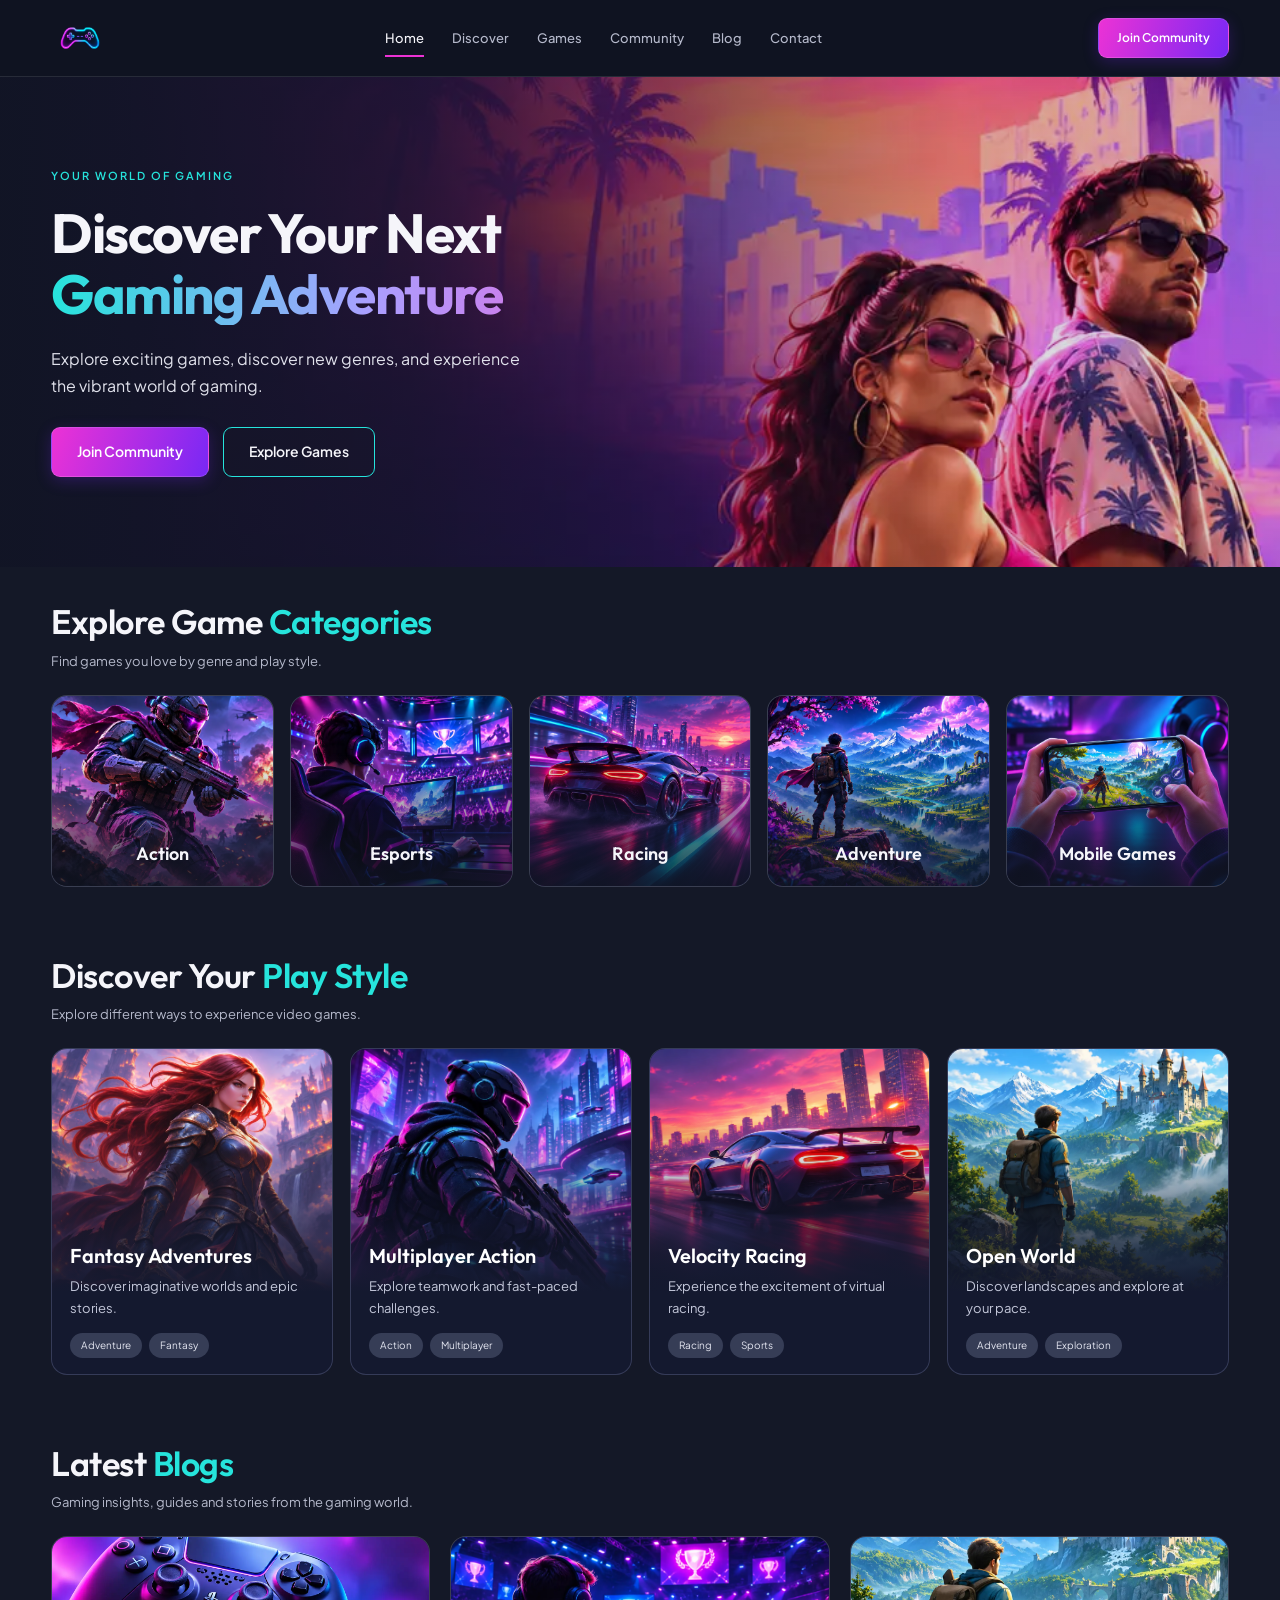
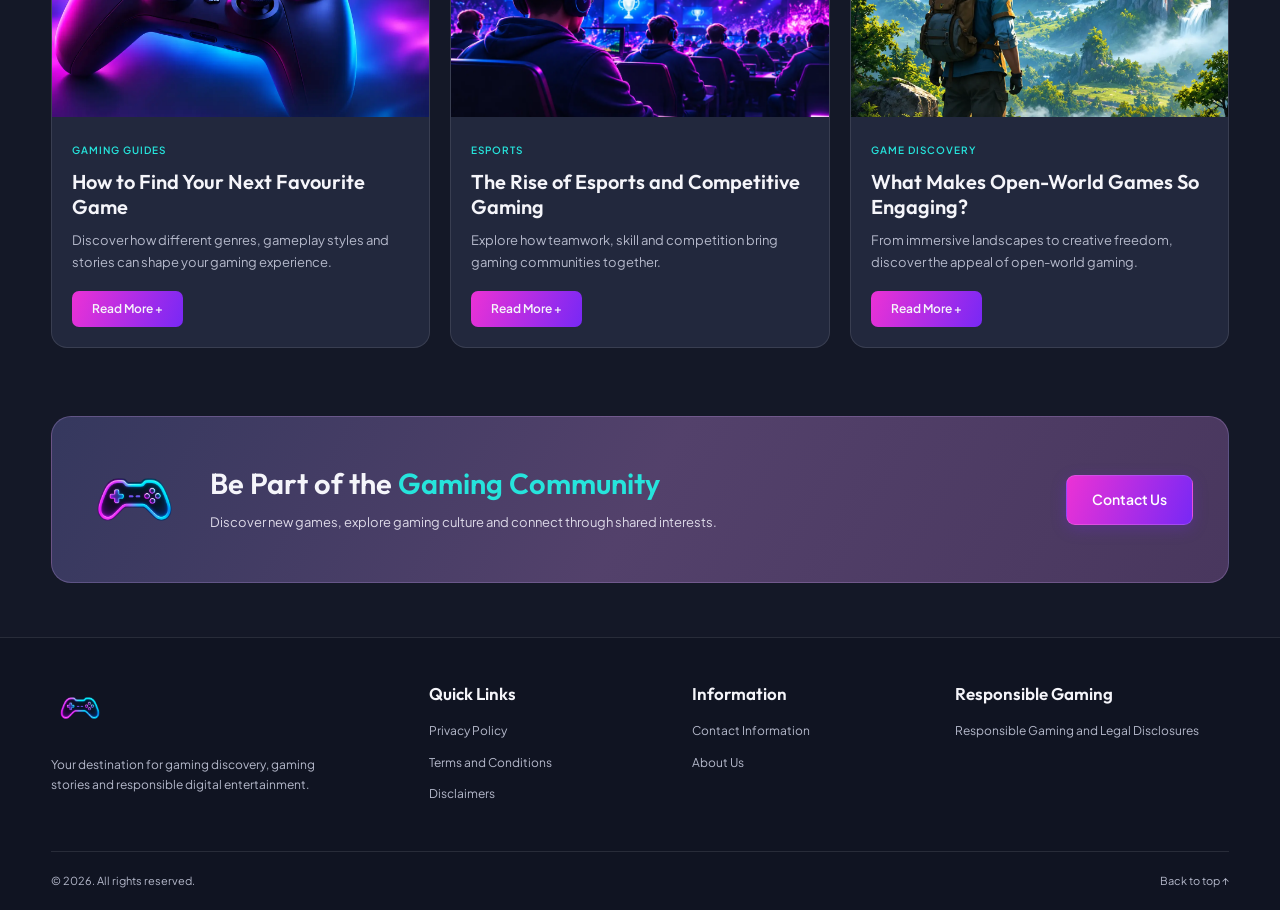
<file: index.html>
<!DOCTYPE html>
<html lang="en">

<head>
    <meta charset="UTF-8">
    <meta name="viewport" content="width=device-width, initial-scale=1.0">

    <title>Gaming Discovery | Explore Your Next Adventure</title>
    <meta name="description" content="Discover gaming genres, explore video games and read the latest gaming stories.">

    <link rel="icon" href="images/logo.webp" type="image/webp">
    <link rel="stylesheet" href="style.css">

    <link rel="preconnect" href="https://fonts.googleapis.com">
    <link rel="preconnect" href="https://fonts.gstatic.com" crossorigin>
    <link
        href="https://fonts.googleapis.com/css2?family=Outfit:wght@400;500;600;700&family=Plus+Jakarta+Sans:wght@400;500;600;700&display=swap"
        rel="stylesheet">
</head>

<body>

    <!-- HEADER -->

    <header class="header">
        <div class="container nav-container">

            <a href="#home" class="logo" aria-label="Homepage">
                <img src="images/logo.webp" alt="Gaming controller logo">
            </a>

            <nav class="navigation" id="navigation">
                <a href="#home" class="nav-link active">Home</a>
                <a href="#discover" class="nav-link">Discover</a>
                <a href="#trending" class="nav-link">Games</a>
                <a href="#community" class="nav-link">Community</a>
                <a href="#blogs" class="nav-link">Blog</a>
                <a href="#contact" class="nav-link">Contact</a>
            </nav>

            <a href="https://exchlotus.com/" class="btn primary-btn header-cta">
                Join Community
            </a>

            <button class="menu-toggle" id="menuToggle" aria-label="Toggle navigation" aria-expanded="false"
                aria-controls="navigation">
                <span></span>
                <span></span>
                <span></span>
            </button>

        </div>
    </header>

    <main>

        <!-- HERO BANNER -->

        <section class="hero" id="home">

            <!-- <picture class="hero-picture">
                <source media="(max-width: 767px)" srcset="images/hero-bg.png">

                <img src="images/hero-bg.png" alt="Gaming controller, headset and gaming monitor">
            </picture> -->

            <picture class="hero-picture">

                <!-- Mobile Banner -->
                <source media="(max-width: 767px)" srcset="images/hero-mob-bg.webp">

                <!-- Desktop Banner -->
                <img src="images/hero-bg2.webp" alt="Gaming adventure banner">

            </picture>
            <div class="hero-overlay"></div>

            <div class="container hero-inner">
                <div class="hero-content">

                    <div class="eyebrow">YOUR WORLD OF GAMING</div>

                    <h1>
                        Discover Your Next
                        <span>Gaming Adventure</span>
                    </h1>

                    <p>
                        Explore exciting games, discover new genres,
                        and experience the vibrant world of gaming.
                    </p>

                    <div class="hero-buttons">
                        <a href="https://exchlotus.com/" class="btn primary-btn">
                            Join Community
                        </a>

                        <a href="https://exchlotus.com/" class="btn outline-btn">
                            Explore Games
                        </a>
                    </div>

                </div>
            </div>
        </section>


        <!-- GAME CATEGORIES -->

        <section class="section" id="discover">
            <div class="container">

                <div class="section-heading">
                    <h2>Explore Game <span>Categories</span></h2>
                    <p>Find games you love by genre and play style.</p>
                </div>

                <div class="category-grid">


                    <a href="https://exchlotus.com/" class="category-card">
                        <img src="images/action.webp" alt="Action games" loading="lazy">
                        <div class="category-label">Action</div>
                    </a>


                    <a href="https://exchlotus.com/" class="category-card">
                        <img src="images/esport.webp" alt="Esports games" loading="lazy">
                        <div class="category-label">Esports</div>
                    </a>

                    <a href="https://exchlotus.com/" class="category-card">
                        <img src="images/racing.webp" alt="Racing games" loading="lazy">
                        <div class="category-label">Racing</div>
                    </a>

                    <a href="https://exchlotus.com/" class="category-card">
                        <img src="images/adventure.webp" alt="Adventure games" loading="lazy">
                        <div class="category-label">Adventure</div>
                    </a>

                    <a href="https://exchlotus.com/" class="category-card">
                        <img src="images/mobile-games.webp" alt="Mobile games" loading="lazy">
                        <div class="category-label">Mobile Games</div>
                    </a>

                </div>

            </div>
        </section>


        <!-- FEATURED GAMES -->

        <section class="section" id="trending">
            <div class="container">

                <div class="section-heading">
                    <h2>Discover Your <span>Play Style</span></h2>
                    <p>Explore different ways to experience video games.</p>
                </div>

                <div class="games-grid">

                    <a href="https://exchlotus.com/" class="game-card">
                        <div class="game-image">
                            <img src="images/shadow-realms.webp" alt="Fantasy adventure gaming" loading="lazy">
                        </div>

                        <div class="game-content">
                            <h3>Fantasy Adventures</h3>
                            <p>Discover imaginative worlds and epic stories.</p>

                            <div class="tags">
                                <span>Adventure</span>
                                <span>Fantasy</span>
                            </div>
                        </div>
                    </a>

                    <a href="https://exchlotus.com/" class="game-card">
                        <div class="game-image">
                            <img src="images/cyber-strike.webp" alt="Futuristic multiplayer gaming" loading="lazy">
                        </div>

                        <div class="game-content">
                            <h3>Multiplayer Action</h3>
                            <p>Explore teamwork and fast-paced challenges.</p>

                            <div class="tags">
                                <span>Action</span>
                                <span>Multiplayer</span>
                            </div>
                        </div>
                    </a>

                    <a href="https://exchlotus.com/" class="game-card">
                        <div class="game-image">
                            <img src="images/velocity-racing.webp" alt="Sports car racing game" loading="lazy">
                        </div>

                        <div class="game-content">
                            <h3>Velocity Racing</h3>
                            <p>Experience the excitement of virtual racing.</p>

                            <div class="tags">
                                <span>Racing</span>
                                <span>Sports</span>
                            </div>
                        </div>
                    </a>

                    <a href="https://exchlotus.com/" class="game-card">
                        <div class="game-image">
                            <img src="images/echoes-of-aria.webp" alt="Open world exploration" loading="lazy">
                        </div>

                        <div class="game-content">
                            <h3>Open World</h3>
                            <p>Discover landscapes and explore at your pace.</p>

                            <div class="tags">
                                <span>Adventure</span>
                                <span>Exploration</span>
                            </div>
                        </div>
                    </a>

                </div>

            </div>
        </section>


        <!-- LATEST BLOGS -->

        <section class="section" id="blogs">
            <div class="container">

                <div class="section-heading">
                    <h2>Latest <span>Blogs</span></h2>
                    <p>Gaming insights, guides and stories from the gaming world.</p>
                </div>

                <div class="blog-grid">

                    <a href="https://exchlotus.com/" class="blog-card">

                        <img src="images/blog1.webp" alt="Gaming controller" loading="lazy">

                        <div class="blog-content">
                            <span class="blog-category">GAMING GUIDES</span>

                            <h3>How to Find Your Next Favourite Game</h3>

                            <p>
                                Discover how different genres, gameplay styles
                                and stories can shape your gaming experience.
                            </p>

                            <details class="blog-details">
                                <summary>Read More</summary>
                                <p>
                                    Start by exploring genres you enjoy.
                                    Check gameplay demonstrations, accessibility
                                    options and official game information before
                                    choosing a new title.
                                </p>
                            </details>

                        </div>
                    </a>

                    <a href="https://exchlotus.com/" class="blog-card">

                        <img src="images/blog2.webp" alt="Esports gaming event" loading="lazy">

                        <div class="blog-content">
                            <span class="blog-category">ESPORTS</span>

                            <h3>The Rise of Esports and Competitive Gaming</h3>

                            <p>
                                Explore how teamwork, skill and competition
                                bring gaming communities together.
                            </p>

                            <details class="blog-details">
                                <summary>Read More</summary>
                                <p>
                                    Competitive video gaming brings players
                                    together through organised tournaments.
                                    Practice, communication and healthy gaming
                                    habits are important parts of participation.
                                </p>
                            </details>

                        </div>
                    </a>

                    <a href="https://exchlotus.com/" class="blog-card">

                        <img src="images/echoes-of-aria.webp" alt="Open world gaming landscape" loading="lazy">

                        <div class="blog-content">
                            <span class="blog-category">GAME DISCOVERY</span>

                            <h3>What Makes Open-World Games So Engaging?</h3>

                            <p>
                                From immersive landscapes to creative freedom,
                                discover the appeal of open-world gaming.
                            </p>

                            <details class="blog-details">
                                <summary>Read More</summary>
                                <p>
                                    Open-world games allow players to explore
                                    environments, discover stories and choose
                                    their own paths through a virtual world.
                                </p>
                            </details>

                        </div>
                    </a>

                </div>

            </div>
        </section>


        <!-- COMMUNITY BANNER -->

        <section class="section" id="community">
            <div class="container">

                <div class="community-banner">

                    <div class="community-icon">
                        <img src="images/logo.webp" alt="">
                    </div>

                    <div class="community-content">
                        <h2>Be Part of the <span>Gaming Community</span></h2>

                        <p>
                            Discover new games, explore gaming culture
                            and connect through shared interests.
                        </p>
                    </div>

                    <a href="https://exchlotus.com/" class="btn primary-btn">
                        Contact Us
                    </a>

                </div>

            </div>
        </section>

    </main>


    <!-- FOOTER -->

    <footer class="footer" id="contact">
        <div class="container">

            <div class="footer-grid">

                <div class="footer-brand">

                    <a href="#home" class="logo" aria-label="Homepage">
                        <img src="images/logo.webp" alt="Gaming controller logo">
                    </a>

                    <p>
                        Your destination for gaming discovery,
                        gaming stories and responsible digital entertainment.
                    </p>

                </div>

                <div class="footer-column">
                    <h4>Quick Links</h4>

                    <a href="privacy-policy.html">Privacy Policy</a>
                    <a href="terms-and-conditions.html">Terms and Conditions</a>
                    <a href="disclaimers.html">Disclaimers</a>
                </div>

                <div class="footer-column">
                    <h4>Information</h4>

                    <a href="contact.html">Contact Information</a>
                    <a href="about.html">About Us</a>
                </div>

                <div class="footer-column">
                    <h4>Responsible Gaming</h4>

                    <a href="responsible-gaming.html">
                        Responsible Gaming and Legal Disclosures
                    </a>
                </div>

            </div>

            <div class="footer-bottom">
                <p>
                    &copy; <span id="year"></span>.
                    All rights reserved.
                </p>

                <a href="#home" class="back-to-top">
                    Back to top ↑
                </a>
            </div>

        </div>
    </footer>

    <script src="script.js"></script>

</body>

</html>
</file>
<file: style.css>
/* ==============================
   GLOBAL VARIABLES
============================== */

:root {
    --background: #141827;
    --background-dark: #101422;
    --card: #22283d;
    --card-hover: #292f47;
    /* --primary: #9954c7;
    --primary-light: #b67ade;
    --accent: #79d5e5; */

--primary: #7828F5;
--primary-light: #EC32D5;
--accent: #26E4DC;

--button-gradient: linear-gradient(
    110deg, #EC32D5 0%, #7828F5 100%
);

--text-gradient: linear-gradient(
    90deg, #26E4DC 0%, #A9A0FF 50%, #F05BD8 100%
);

    --white: #f5f5fa;
    --muted: #b5b9cb;
    --border: rgba(255, 255, 255, 0.10);
    --heading-font: 'Outfit', sans-serif;
    --body-font: 'Plus Jakarta Sans', sans-serif;
    --radius: 16px;
    --transition: 0.25s ease;
}







/* RESET */

* {
    margin: 0;
    padding: 0;
    box-sizing: border-box;
}

html {
    scroll-behavior: smooth;
    scroll-padding-top: 100px;
}

body {
    background: var(--background);
    color: var(--white);
    font-family: var(--body-font);
    font-size: 14px;
    line-height: 1.7;
    overflow-x: hidden;
}

img {
    display: block;
    width: 100%;
}

a {
    text-decoration: none;
    color: inherit;
}

button {
    font-family: inherit;
    cursor: pointer;
}

h1, h2, h3, h4 {
    font-family: var(--heading-font);
    line-height: 1.25;
}

a:focus-visible,
button:focus-visible,
summary:focus-visible {
    outline: 2px solid var(--accent);
    outline-offset: 5px;
}

.container {
    width: 92%;
    max-width: 1320px;
    margin: 0 auto;
}

.section {
    padding: 34px 0;
}


/* BUTTONS */

.btn {
    display: inline-flex;
    align-items: center;
    justify-content: center;
    gap: 10px;
    min-height: 46px;
    padding: 12px 25px;
    border-radius: 9px;
    font-size: 14px;
    font-weight: 600;
    transition: var(--transition);
    white-space: nowrap;
}

/* .primary-btn {
    color: #ffffff;
    background: #9555bd;
    border: 1px solid rgba(255,255,255,0.08);
}

.primary-btn:hover {
    background: #ac6cd3;
    transform: translateY(-2px);
} */

.primary-btn {
    color: #ffffff;
    background: var(--button-gradient);
    border: 1px solid rgba(255,255,255,0.15);
    box-shadow: 0 4px 15px rgba(120,40,245,0.25);
}

.primary-btn:hover {
    background: linear-gradient(
        110deg, #F05BD8, #9045FF
    );
    box-shadow: 0 6px 22px rgba(120,40,245,0.4);
    transform: translateY(-2px);
}

.outline-btn {
    border: 1px solid var(--accent);
    color: var(--white);
    background: rgba(20,24,39,0.3);
}

.outline-btn:hover {
    background: rgba(121,213,229,0.12);
}


/* HEADER */

.header {
    background: rgba(16,20,34,0.97);
    position: sticky;
    top: 0;
    z-index: 1000;
    border-bottom: 1px solid var(--border);
    backdrop-filter: blur(14px);
}

.nav-container {
    height: 76px;
    display: flex;
    align-items: center;
    justify-content: space-between;
    gap: 25px;
}

.logo {
    display: inline-flex;
    align-items: center;
    flex-shrink: 0;
}

.logo img {
    width: 58px;
    height: 50px;
    object-fit: contain;
}

.navigation {
    display: flex;
    align-items: center;
    gap: 28px;
}

.nav-link {
    position: relative;
    font-size: 13px;
    font-weight: 500;
    color: var(--muted);
    padding: 10px 0;
    transition: var(--transition);
}

.nav-link:hover,
.nav-link.active {
    color: var(--white);
}

.nav-link::after {
    content: '';
    position: absolute;
    bottom: 2px;
    left: 0;
    height: 2px;
    width: 0;
    background: var(--primary-light);
    transition: var(--transition);
}

.nav-link.active::after,
.nav-link:hover::after {
    width: 100%;
}

.header-cta {
    min-height: 40px;
    padding: 9px 18px;
    font-size: 12px;
}

.menu-toggle {
    display: none;
    width: 34px;
    padding: 5px;
    background: transparent;
    border: 0;
}

.menu-toggle span {
    display: block;
    height: 2px;
    width: 24px;
    margin: 5px 0;
    background: var(--white);
    border-radius: 2px;
    transition: var(--transition);
}


/* HERO BANNER */

.hero {
    position: relative;
    min-height: 490px;
    display: flex;
    align-items: center;
    overflow: hidden;
    background: #252a43;
}

.hero-picture {
    position: absolute;
    inset: 0;
}

.hero-picture img {
    width: 100%;
    height: 100%;
    object-fit: cover;
    object-position: center;
}

.hero-overlay {
    position: absolute;
    inset: 0;
    background: linear-gradient(
        90deg,
        rgba(17,21,36,0.96) 0%,
        rgba(17,21,36,0.78) 32%,
        rgba(17,21,36,0.15) 75%
    );
}

.hero-inner {
    position: relative;
    z-index: 2;
    padding-top: 55px;
    padding-bottom: 55px;
}

.hero-content {
    max-width: 630px;
}

.eyebrow {
    color: var(--accent);
    font-size: 11px;
    font-weight: 600;
    letter-spacing: 2px;
    margin-bottom: 16px;
}

.hero h1 {
    font-size: clamp(36px, 4.3vw, 64px);
    font-weight: 700;
    line-height: 1.12;
    letter-spacing: -1.5px;
}

.hero h1 span {
    display: block;
    background: var(--text-gradient);
    -webkit-background-clip: text;
    background-clip: text;
    -webkit-text-fill-color: transparent;
}

.hero p {
    color: #e0e1eb;
    font-size: 16px;
    max-width: 490px;
    margin-top: 20px;
}

.hero-buttons {
    display: flex;
    flex-wrap: wrap;
    gap: 14px;
    margin-top: 28px;
}


/* SECTION HEADINGS */

.section-heading {
    margin-bottom: 23px;
}

.section-heading h2 {
    font-size: clamp(25px, 3vw, 34px);
    font-weight: 600;
    letter-spacing: -0.5px;
}

.section-heading h2 span,
.community-content h2 span {
    color: var(--accent);
}

.section-heading p {
    color: var(--muted);
    font-size: 13px;
    margin-top: 6px;
}


/* CATEGORY CARDS */

.category-grid {
    display: grid;
    grid-template-columns: repeat(5, minmax(0, 1fr));
    gap: 16px;
}

.category-card {
    position: relative;
    aspect-ratio: 1.16;
    overflow: hidden;
    border-radius: var(--radius);
    background: var(--card);
    border: 1px solid var(--border);
}

.category-card img {
    width: 100%;
    height: 100%;
    object-fit: cover;
    transition: transform 0.5s ease;
}

.category-card::after {
    content: '';
    position: absolute;
    inset: 0;
    background: linear-gradient(
        transparent 30%,
        rgba(16,20,34,0.85) 100%
    );
}

.category-card:hover img {
    transform: scale(1.05);
}

.category-label {
    position: absolute;
    z-index: 2;
    bottom: 16px;
    left: 0;
    width: 100%;
    text-align: center;
    padding: 0 8px;
    font-family: var(--heading-font);
    font-size: 18px;
    font-weight: 600;
}


/* FEATURED GAME CARDS */

.games-grid {
    display: grid;
    grid-template-columns: repeat(4, minmax(0, 1fr));
    gap: 17px;
}

.game-card {
    overflow: hidden;
    background: var(--card);
    border: 1px solid var(--border);
    border-radius: var(--radius);
    transition: var(--transition);
}

.game-card:hover {
    transform: translateY(-4px);
    background: var(--card-hover);
    border-color: rgba(183,122,222,0.4);
}

.game-image {
    aspect-ratio: 1.45;
    overflow: hidden;
    background: #2b3048;
}

.game-image img {
    width: 100%;
    height: 100%;
    object-fit: cover;
    transition: transform 0.5s ease;
}

.game-card:hover img {
    transform: scale(1.04);
}

.game-content {
    padding: 17px;
}

.game-content h3 {
    font-size: 19px;
    font-weight: 600;
}

.game-content p {
    font-size: 12px;
    color: var(--muted);
    margin-top: 7px;
}

.tags {
    display: flex;
    gap: 7px;
    flex-wrap: wrap;
    margin-top: 13px;
}

.tags span {
    font-size: 10px;
    padding: 4px 11px;
    border-radius: 20px;
    background: #363d56;
    color: #e2e4ef;
}


/* BLOG SECTION */

.blog-grid {
    display: grid;
    grid-template-columns: repeat(3, minmax(0, 1fr));
    gap: 20px;
    align-items: start;
}

.blog-card {
    overflow: hidden;
    border-radius: var(--radius);
    background: var(--card);
    border: 1px solid var(--border);
    transition: var(--transition);
}

.blog-card:hover {
    border-color: rgba(183,122,222,0.4);
}

.blog-card > img {
    aspect-ratio: 2.1;
    object-fit: cover;
    background: #30364d;
}

.blog-content {
    padding: 20px;
}

.blog-category {
    font-size: 10px;
    font-weight: 600;
    letter-spacing: 1px;
    color: var(--accent);
}

.blog-content h3 {
    font-size: 20px;
    margin-top: 8px;
    font-weight: 600;
}

.blog-content p {
    color: var(--muted);
    font-size: 13px;
    margin-top: 10px;
}

.blog-details {
    margin-top: 18px;
}

.blog-details summary {
    display: inline-block;
    cursor: pointer;
    padding: 8px 20px;
    /* background: var(--primary); */
    background: var(--button-gradient);
    color: var(--white);
    border-radius: 7px;
    font-size: 12px;
    font-weight: 600;
    list-style: none;
}

.blog-details summary::-webkit-details-marker {
    display: none;
}

.blog-details summary::after {
    content: ' +';
}

.blog-details[open] summary::after {
    content: ' −';
}


/* COMMUNITY BANNER */

.community-banner {
    display: flex;
    align-items: center;
    gap: 28px;
    padding: 35px;
    border-radius: 20px;
    background: linear-gradient(
        120deg,
        #35385e,
        #53416b,
        #49375e
    );
    border: 1px solid rgba(194,154,229,0.28);
}

.community-icon {
    flex-shrink: 0;
    width: 95px;
}

.community-icon img {
    width: 100%;
    object-fit: contain;
}

.community-content {
    flex: 1;
}

.community-content h2 {
    font-size: 29px;
    font-weight: 600;
}

.community-content p {
    color: #ddd9e8;
    font-size: 13px;
    max-width: 600px;
    margin-top: 8px;
}


/* FOOTER */

.footer {
    background: var(--background-dark);
    margin-top: 20px;
    padding-top: 45px;
    border-top: 1px solid var(--border);
}

.footer-grid {
    display: grid;
    grid-template-columns: 1.5fr 1fr 1fr 1.2fr;
    gap: 35px;
    padding-bottom: 35px;
}

.footer-brand p {
    color: var(--muted);
    font-size: 12px;
    max-width: 290px;
    margin-top: 15px;
}

.footer-column h4 {
    font-size: 17px;
    margin-bottom: 17px;
    font-weight: 600;
}

.footer-column a {
    display: block;
    color: var(--muted);
    font-size: 12px;
    margin-bottom: 11px;
    transition: var(--transition);
}

.footer-column a:hover {
    color: var(--accent);
}

.footer-bottom {
    display: flex;
    justify-content: space-between;
    align-items: center;
    gap: 10px;
    padding: 20px 0;
    border-top: 1px solid var(--border);
    font-size: 11px;
    color: var(--muted);
}


/* ==============================
   TABLET RESPONSIVE
============================== */

@media (max-width: 1024px) {

    .navigation {
        gap: 17px;
    }

    .nav-link {
        font-size: 12px;
    }

    .hero {
        min-height: 430px;
    }

    .hero-content {
        max-width: 520px;
    }

    .category-grid {
        gap: 12px;
    }

    .category-label {
        font-size: 15px;
    }

    .games-grid {
        grid-template-columns: repeat(2, minmax(0, 1fr));
    }

    .community-banner {
        gap: 18px;
        padding: 25px;
    }

    .community-content h2 {
        font-size: 25px;
    }

    .footer-grid {
        grid-template-columns: repeat(2, minmax(0, 1fr));
    }
}


/* ==============================
   MOBILE RESPONSIVE
============================== */

@media (max-width: 767px) {

    html {
        scroll-padding-top: 80px;
    }

    .container {
        width: 92%;
    }

    .section {
        padding: 25px 0;
    }

    .nav-container {
        height: 65px;
    }

    .logo img {
        width: 47px;
        height: 42px;
    }

    .header-cta {
        display: none;
    }

    .menu-toggle {
        display: block;
    }

    .navigation {
        position: absolute;
        top: 65px;
        left: 0;
        right: 0;
        display: none;
        flex-direction: column;
        align-items: stretch;
        gap: 0;
        padding: 12px 5%;
        background: #181d2f;
        border-bottom: 1px solid var(--border);
    }

    .navigation.open {
        display: flex;
    }

    .nav-link {
        padding: 13px 5px;
        font-size: 14px;
    }

    .nav-link::after {
        display: none;
    }

    .menu-toggle.open span:nth-child(1) {
        transform: translateY(7px) rotate(45deg);
    }

    .menu-toggle.open span:nth-child(2) {
        opacity: 0;
    }

    .menu-toggle.open span:nth-child(3) {
        transform: translateY(-7px) rotate(-45deg);
    }

    /* Mobile Hero */

    .hero {
        display: flex;
        flex-direction: column;
        min-height: auto;
        background: #20253b;
    }

    .hero-picture {
        position: relative;
        order: 2;
        width: 100%;
    }

    .hero-picture img {
        width: 100%;
        height: auto;
        aspect-ratio: 4 / 3;
        object-fit: cover;
    }

    .hero-overlay {
        display: none;
    }

    .hero-inner {
        order: 1;
        padding-top: 30px;
        padding-bottom: 24px;
    }

    .hero h1 {
        font-size: clamp(30px, 8vw, 42px);
        letter-spacing: -0.6px;
    }

    .eyebrow {
        font-size: 9px;
        letter-spacing: 1.5px;
        margin-bottom: 12px;
    }

    .hero p {
        font-size: 13px;
        margin-top: 12px;
    }

    .hero-buttons {
        flex-direction: column;
        margin-top: 20px;
        gap: 10px;
    }

    .hero-buttons .btn {
        width: 100%;
    }

    /* Mobile Section Headings */

    .section-heading {
        margin-bottom: 16px;
    }

    .section-heading h2 {
        font-size: 25px;
    }

    .section-heading p {
        font-size: 12px;
    }

    /* Mobile Horizontal Categories */

    .category-grid {
        display: grid;
        grid-auto-flow: column;
        grid-auto-columns: 30%;
        grid-template-columns: none;
        overflow-x: auto;
        scroll-snap-type: x mandatory;
        scrollbar-width: none;
        gap: 10px;
        padding-bottom: 8px;
    }

    .category-grid::-webkit-scrollbar {
        display: none;
    }

    .category-card {
        scroll-snap-align: start;
        aspect-ratio: 0.95;
        border-radius: 11px;
    }

    .category-label {
        font-size: 13px;
        bottom: 10px;
    }

    /* Mobile Game Grid */

    .games-grid {
        grid-template-columns: repeat(2, minmax(0, 1fr));
        gap: 11px;
    }

    .game-card {
        border-radius: 12px;
    }

    .game-image {
        aspect-ratio: 1.2;
    }

    .game-content {
        padding: 12px;
    }

    .game-content h3 {
        font-size: 16px;
    }

    .game-content p {
        font-size: 11px;
    }

    .tags {
        gap: 4px;
    }

    .tags span {
        font-size: 9px;
        padding: 3px 7px;
    }

    /* Mobile Blogs */

    .blog-grid {
        grid-template-columns: 1fr;
        gap: 13px;
    }

    .blog-card {
        display: grid;
        grid-template-columns: 34% 1fr;
        border-radius: 12px;
        align-items: stretch;
    }

    .blog-card > img {
        width: 100%;
        height: 100%;
        aspect-ratio: auto;
        object-fit: cover;
    }

    .blog-content {
        padding: 13px;
    }

    .blog-category {
        font-size: 8px;
        letter-spacing: 0.5px;
    }

    .blog-content h3 {
        font-size: 16px;
        margin-top: 5px;
    }

    .blog-content p {
        font-size: 11px;
    }

    .blog-details {
        margin-top: 12px;
    }

    .blog-details summary {
        font-size: 11px;
        padding: 7px 13px;
    }

    /* Mobile Community */

    .community-banner {
        flex-direction: column;
        align-items: flex-start;
        padding: 24px;
        gap: 15px;
        border-radius: 15px;
    }

    .community-icon {
        width: 65px;
    }

    .community-content h2 {
        font-size: 25px;
    }

    .community-content p {
        font-size: 12px;
    }

    /* Mobile Footer */

    .footer {
        padding-top: 30px;
    }

    .footer-grid {
        grid-template-columns: repeat(2, minmax(0, 1fr));
        gap: 25px 15px;
    }

    .footer-brand {
        grid-column: 1 / -1;
    }

    .footer-column h4 {
        font-size: 15px;
        margin-bottom: 12px;
    }

    .footer-column a {
        font-size: 11px;
    }

    .footer-bottom {
        font-size: 10px;
    }
}


/* REDUCED MOTION ACCESSIBILITY */

@media (prefers-reduced-motion: reduce) {

    html {
        scroll-behavior: auto;
    }

    *,
    *::before,
    *::after {
        animation: none !important;
        transition: none !important;
    }
}



/* MOBILE HERO GRADIENT FIX */

@media (max-width: 767px) {

    .hero {
        position: relative;
        display: flex;
        flex-direction: column;
        justify-content: flex-start;
        min-height: 650px;
        background: #141827;
        overflow: hidden;
    }

    .hero-picture {
        position: absolute;
        inset: 0;
        width: 100%;
        height: 100%;
        z-index: 0;
    }

    .hero-picture img {
        width: 100%;
        height: 100%;
        aspect-ratio: auto;
        object-fit: cover;
        /* object-position: center center; */
        object-position: 70% center;
    }

    .hero-overlay {
        display: block;
        position: absolute;
        inset: 0;
        z-index: 1;
        pointer-events: none;

        background: linear-gradient(
            to bottom,
            #141827 0%,
            rgba(20, 24, 39, 0.85) 15%,
            rgba(20, 24, 39, 0.35) 35%,
            rgba(20, 24, 39, 0) 55%,
            rgba(20, 24, 39, 0.15) 70%,
            #141827 100%
        );
    }

    .hero-inner {
        position: relative;
        z-index: 2;
        width: 92%;
        padding: 28px 0 20px;
        flex: 1;
        display: flex;
    }

    .hero-content {
        display: flex;
        flex-direction: column;
        width: 100%;
        max-width: 100%;
    }

    .hero h1 {
        font-size: clamp(30px, 8vw, 40px);
        line-height: 1.12;
    }

    .hero p {
        font-size: 13px;
        max-width: 90%;
        line-height: 1.6;
    }

    .hero-buttons {
        margin-top: auto;
        padding-top: 280px;
        display: flex;
        flex-direction: column;
        gap: 10px;
    }

    .hero-buttons .btn {
        width: 100%;
        min-height: 46px;
    }
}


/* GAME CARD GRADIENT EFFECT */

.game-card {
    position: relative;
    overflow: hidden;
    background: #14192F;
    border: 1px solid rgba(150, 160, 210, 0.25);
    border-radius: 16px;
}

.game-image {
    position: relative;
    aspect-ratio: 1.15;
    overflow: hidden;
}

.game-image img {
    width: 100%;
    height: 100%;
    object-fit: cover;
    object-position: center;
}

/* Bottom Gradient */

.game-image::after {
    content: "";
    position: absolute;
    inset: 0;
    z-index: 1;
    pointer-events: none;

    background: linear-gradient(
        to bottom,
        transparent 30%,
        rgba(20, 25, 47, 0.15) 45%,
        rgba(20, 25, 47, 0.65) 75%,
        #14192F 100%
    );
}

/* Overlapping Content */

.game-content {
    position: relative;
    z-index: 2;
    margin-top: -65px;
    padding: 16px 18px;
    background: transparent;
}

.game-content h3 {
    color: #FFFFFF;
    font-size: 20px;
    font-weight: 600;
}

.game-content p {
    color: #C4C8DA;
    font-size: 13px;
}

.game-card:hover {
    background: #14192F;
}
</file>
